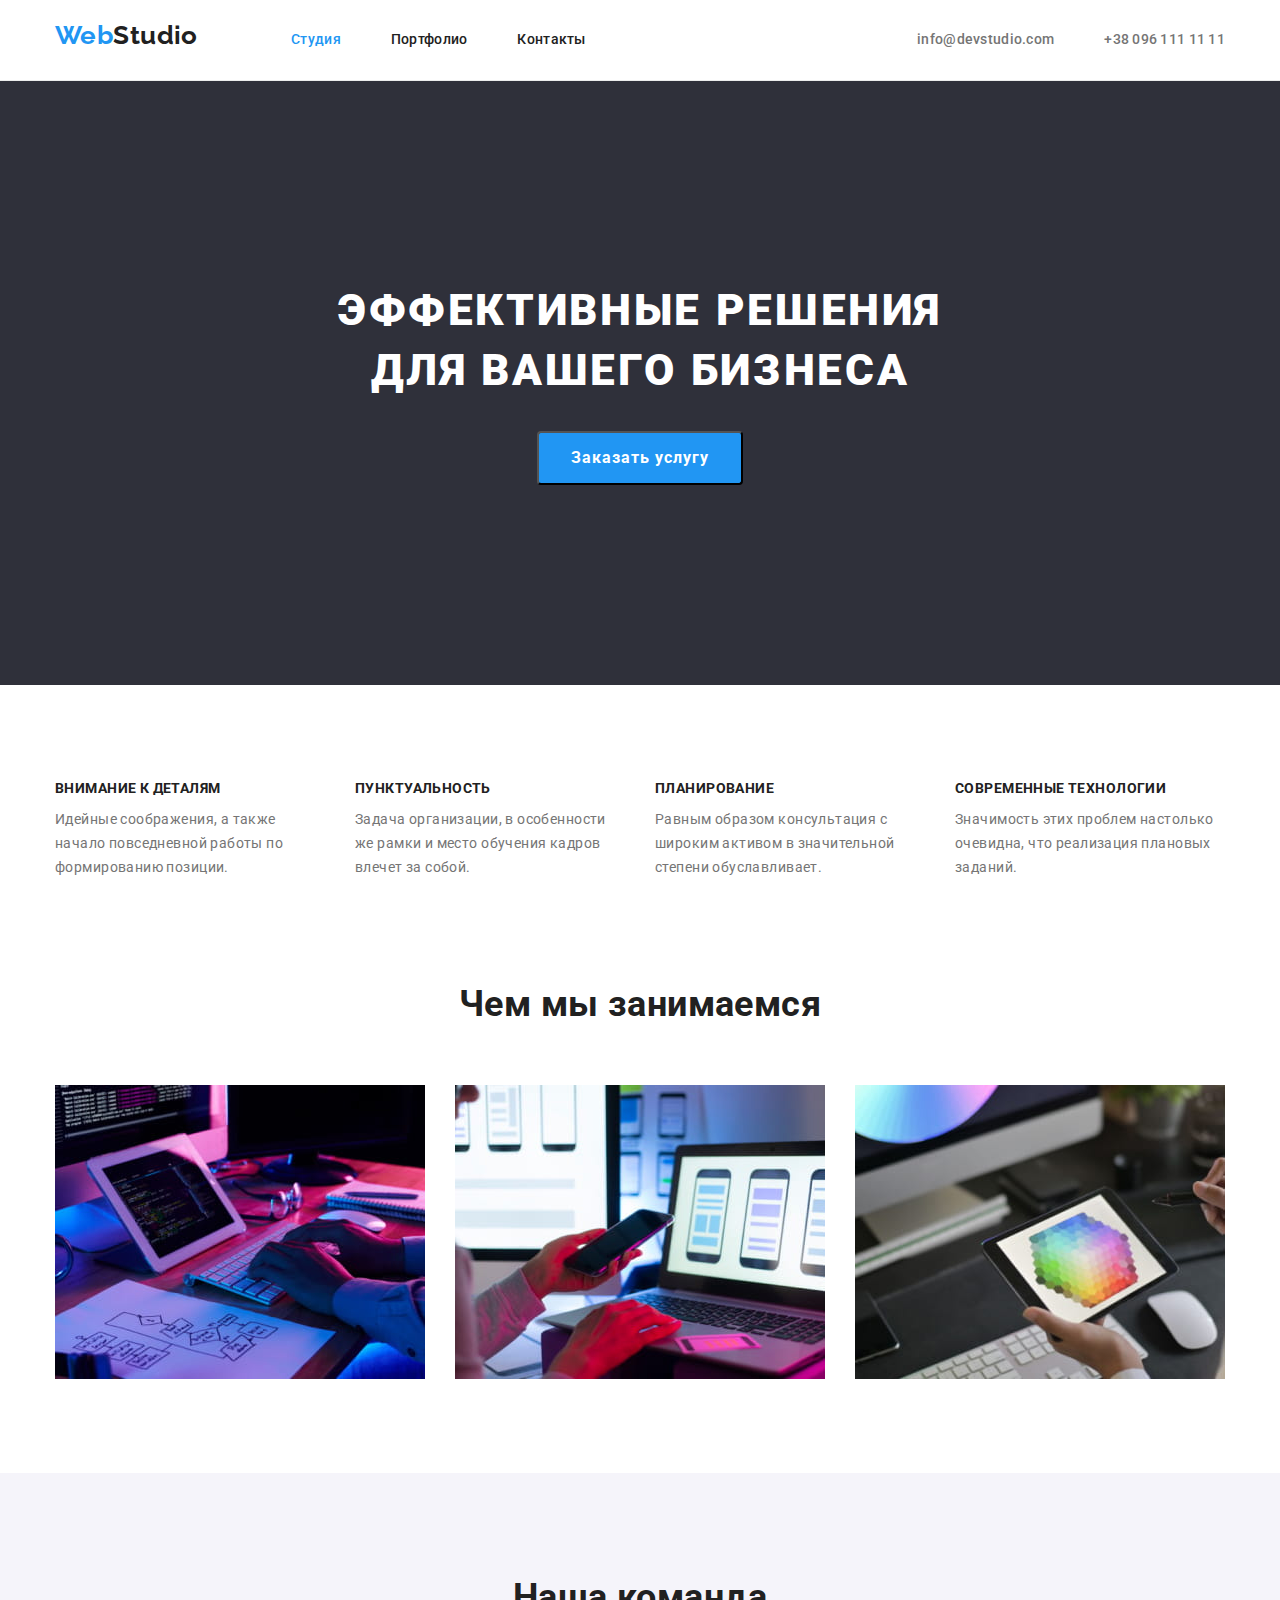
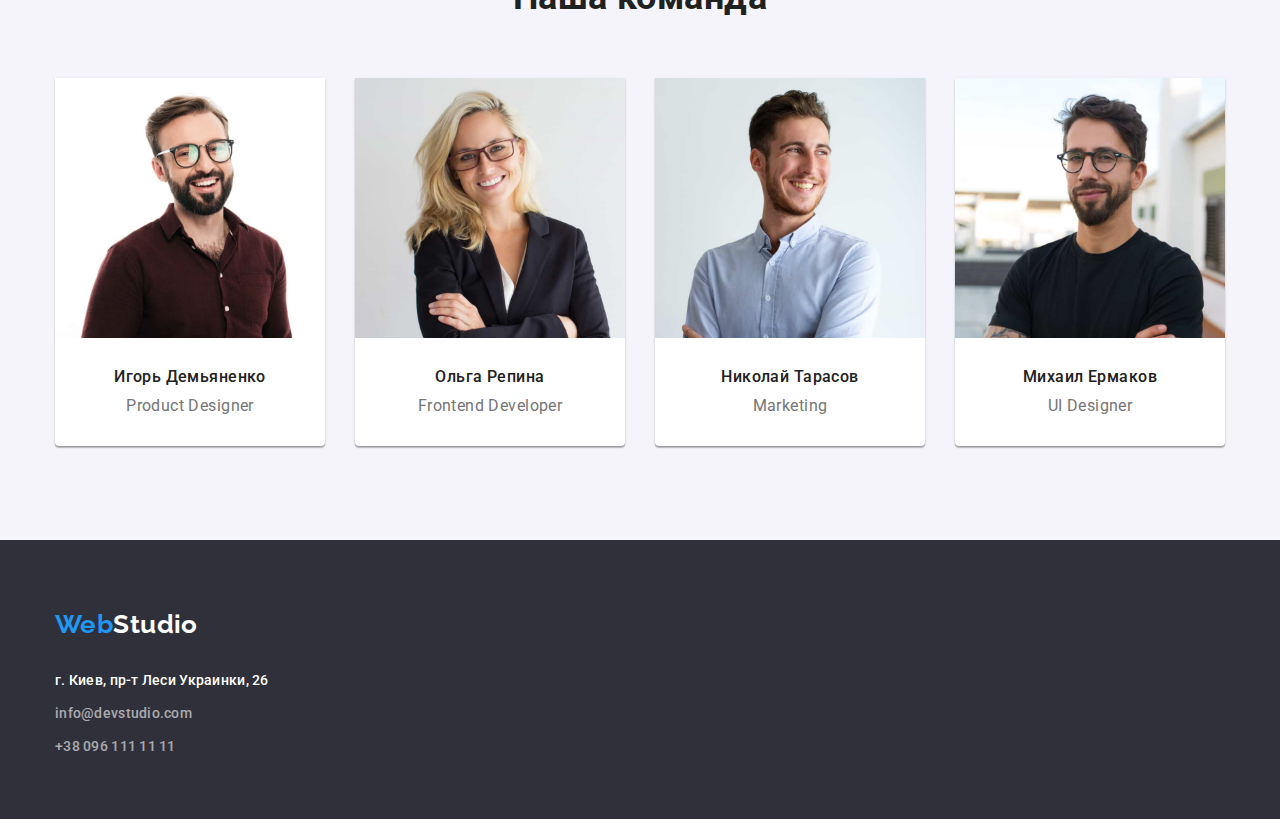
<file: index.html>
<!DOCTYPE html>
    <html lang="en">
    <head>
        <meta charset="UTF-8">
        <meta http-equiv="X-UA-Compatible" content="IE=edge">
        <meta name="viewport" content="width=device-width, initial-scale=1.0">
        <title>Document</title>
        <link rel="preconnect" href="https://fonts.gstatic.com">
        <link href="https://fonts.googleapis.com/css2?family=Raleway:wght@700&family=Roboto:wght@400;500;700;900&display=swap"
            rel="stylesheet">
        <link rel="stylesheet" href="https://cdnjs.cloudflare.com/ajax/libs/modern-normalize/0.2.0/modern-normalize.min.css">
        <link rel="stylesheet" href="./css/style.css">
    </head>
    <body>
                <!--шапка-->
                <header class="frame">
                    <div class="container mane-nav">
                    <nav class="">
                        <a class="logo" href="" ><span class="logo-item">Web</span>Studio</a>
                        <ul class="site-nav list" >
                            <li class="menu item"><a class="link current" href="">Студия</a></li>
                            <li class="menu item"><a class="link" href="./portfolio.html">Портфолио</a></li>
                            <li class="menu item"><a class="link" href="">Контакты</a></li>
                        </ul>
                    </nav> 
                    <!-- <div class="mane-nav"> -->
                        <ul class="list auth-nav ">
                            <li class="item"><a class="link" href="mailto:info@devstudio.com">info@devstudio.com</a></li>
                            <li class="item"><a class="link" href="tel:+380961111111">+38 096 111 11 11</a></li>
                        </ul></div>
                    
                </header> 
                <!-- Основной контент -->
            <main class="">
                <!-- Герой -->
                <section class="hero ">
                    <h1 class="hero-title">Эффективные решения для вашего бизнеса</h1>
                    <button class="hero-button" type="button">Заказать услугу</button>
                </section>
            
                 <!-- Особенности -->
                <section class="section-accent">
                    <div class="container">
                    <h2 class="visually-hidden">особенности</h2>
                        <ul class="accent list">
                            <li class="accent-item">
                                <h3 class="accent-title">Внимание к деталям</h3>
                                <p class="accent-paragraph">Идейные соображения, а также начало повседневной работы по формированию позиции.</p>
                            </li>
                            <li class="accent-item">
                                <h3 class="accent-title">Пунктуальность</h3>
                                <p class="accent-paragraph">Задача организации, в особенности же рамки и место обучения кадров влечет за собой.</p>
                            </li>
                            <li class="accent-item">
                                <h3 class="accent-title">Планирование</h3>
                                <p class="accent-paragraph">Равным образом консультация с широким активом в значительной степени обуславливает.</p>
                            </li>
                            <li class="accent-item">
                                <h3 class="accent-title">Современные технологии</h3>
                                <p class="accent-paragraph">Значимость этих проблем настолько очевидна, что реализация плановых заданий.</p>
                            </li>
                        </ul></div>
                </section>
                 <!-- Примеры -->
                <section class="block">
                    <div class="container ">
                    <h2 class="doing-title">Чем мы занимаемся</h2>
                    <ul class="list doing-list grid ">
                        <li class="doing-item grid-item">
                            <img src="./images/img1.jpg" 
                                alt="планшет с автономной клавиатурой, схема на листе А4 рядом"
                                width="370" />
                            
                        </li>
                        <li class="doing-item grid-item">
                            <img src="./images/img2.jpg"
                                alt="серый ноутбук с изображением трех телефонов на экране"
                                width="370" />
                        </li>

                        <li class="doing-item grid-item">
                            <img src="./images/img3.jpg"
                                alt="в руках планшет с изображением цветного шестиугольника на фоне рабочего стола с компьютером"
                                width="370" />
                        </li>
                    </ul></div>
                </section>
                 <!-- Команда -->
                <section class="second-bg block ">
                    <div class="container">
                    <h2 class="caption-title">Наша команда</h2>
                    <ul class="list caption-list grid">
                        <li class="caption-item grid-item">
                            <img src="./images/photo1.jpg" 
                                alt="фотография Игорь Демьяненко Product Designer"
                                width="270"/>
                                <div class="team">
                                 <h3 class="caption-member">Игорь Демьяненко</h3>  
                                 <p class="member-position">Product Designer</p></div>
                        </li>
                        <li class="caption-item grid-item">
                            <img src="./images/photo2.jpg"
                                alt="фотография Ольга Репина Frontend Developer"
                                width="270"/>
                                <div class="team">
                                 <h3 class="caption-member">Ольга Репина</h3>  
                                 <p class="member-position">Frontend Developer</p></div>
                        </li>
                        <li class="caption-item grid-item">
                            <img src="./images/photo3.jpg"
                                alt="фотография Николай Тарасов Marketing"
                                width="270"/>
                                <div class="team">
                                 <h3 class="caption-member">Николай Тарасов</h3>  
                                 <p class="member-position">Marketing</p></div>
                        </li>
                        <li class="caption-item grid-item">
                            <img src="./images/photo4.jpg" 
                                alt="фотография Михаил Ермаков UI Designer"
                                width="270"/>
                                <div class="team">
                                 <h3 class="caption-member">Михаил Ермаков</h3>  
                                 <p class="member-position">UI Designer</p></div>
                        </li>
                    </ul></div>
                </section>
            </main>
                 <!-- Подвал -->
                <footer class="bottom darck-bg">
                    <div class="container">
                <a class="webstudio" href=""><span class="web">Web</span>Studio</a>
                    <address>
                        <ul class="list">
                            <li class="address-item"><a class="link" href="https://goo.gl/maps/yhLVycKVRtvf8o2p9" target="_blank" rel="noopener noreferrer">г. Киев, пр-т Леси Украинки, 26</a></li>
                            <li class="address-item-det"><a class="link" href="mailto:info@devstudio.com">info@devstudio.com</a></li>
                            <li class="address-item-det"><a class="link" href="tel:+380961111111">+38 096 111 11 11</a></li>
                        </ul>
                    </address></div>
                </footer>
              

    </body>
    </html>
</file>
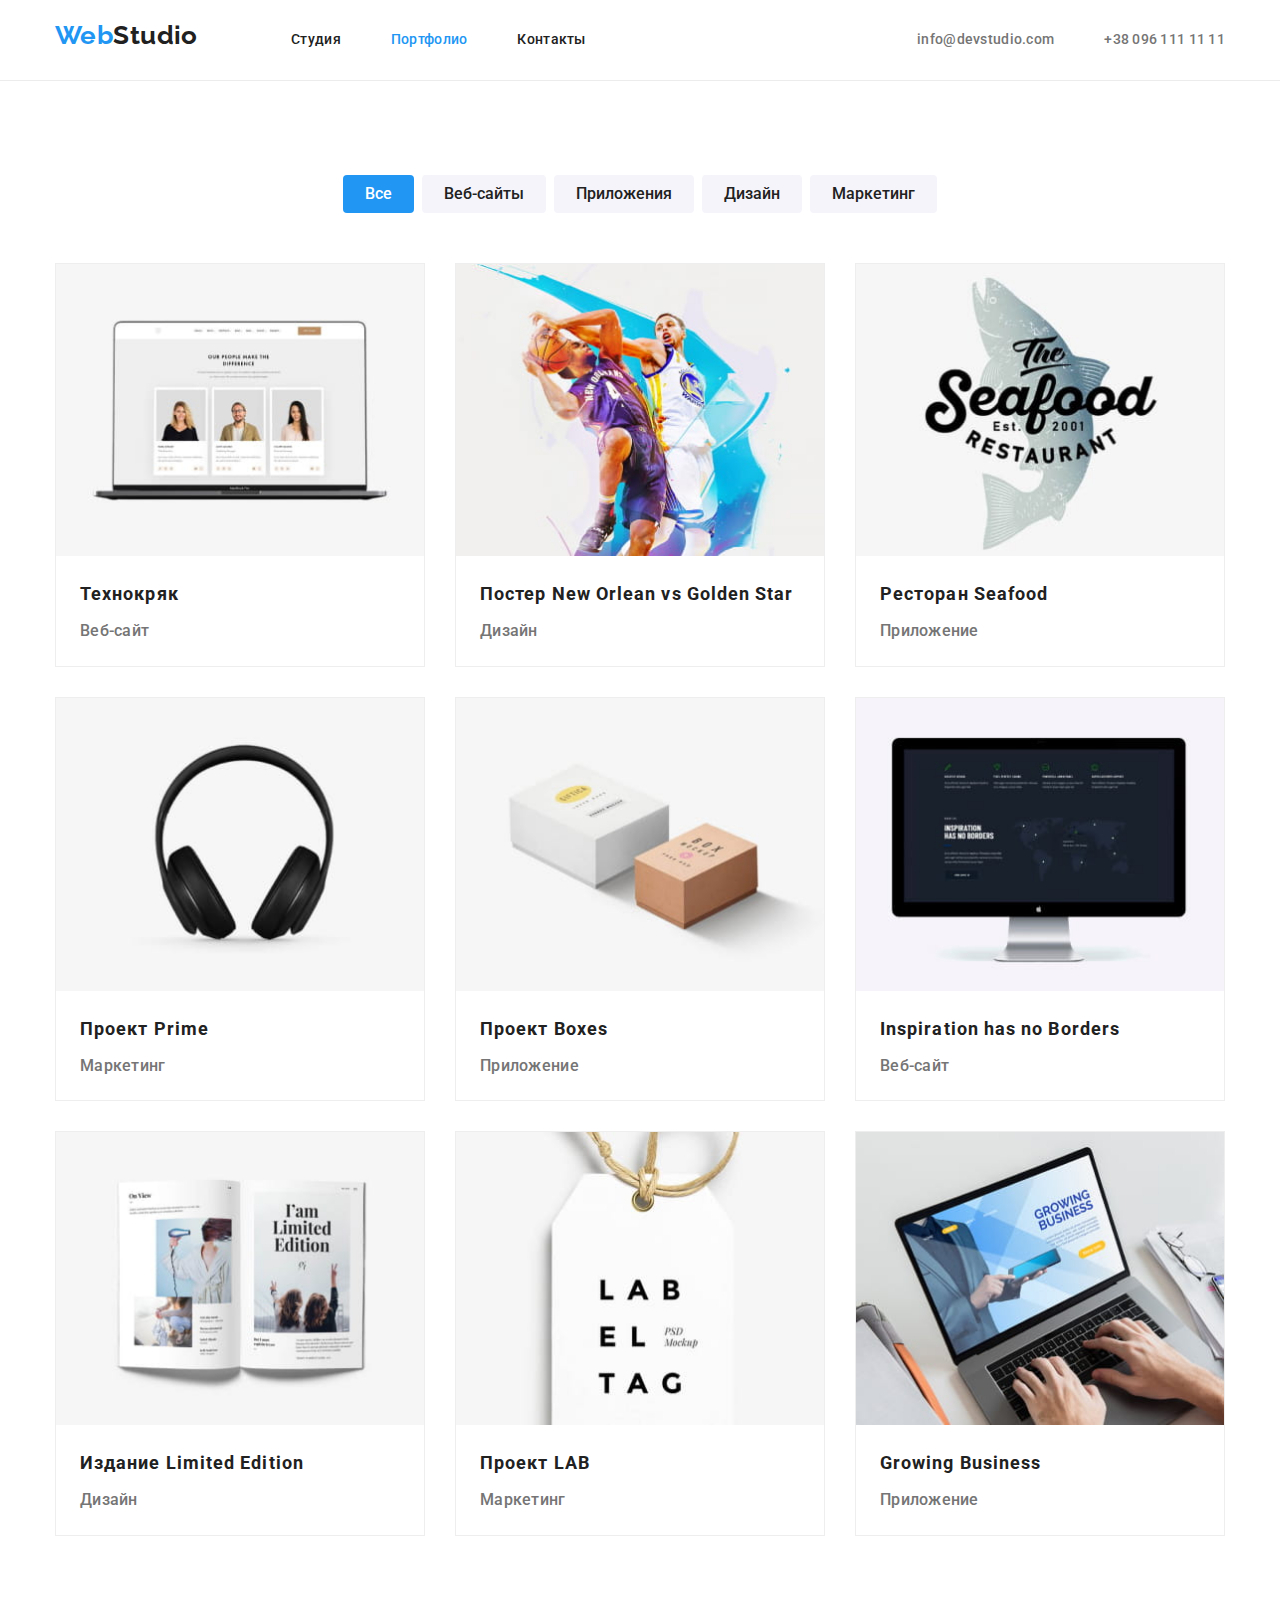
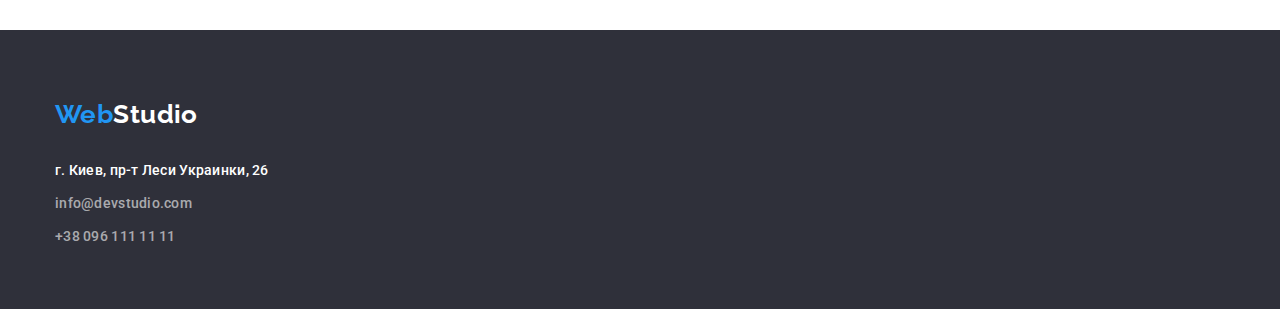
<file: portfolio.html>
<!DOCTYPE html>
    <html lang="en">
    <head>
        <meta charset="UTF-8">
        <meta http-equiv="X-UA-Compatible" content="IE=edge">
        <meta name="viewport" content="width=device-width, initial-scale=1.0">
        <title>Document</title>
        <link rel="stylesheet" href="https://cdnjs.cloudflare.com/ajax/libs/modern-normalize/1.0.0/modern-normalize.css">
        <link rel="preconnect" href="https://fonts.gstatic.com">
        <link href="https://fonts.googleapis.com/css2?family=Raleway:wght@700&family=Roboto:wght@400;500;700;900&display=swap"
            rel="stylesheet">
        <link rel="stylesheet" href="./css/style.css">
    </head>
    <body>
        <!--шапка-->
        <header class="frame">
            <div class="container mane-nav">
            <nav>
                <a class="logo" href=""><span class="logo-item">Web</span>Studio</a>
                <ul class="site-nav list">
                    <li class="menu item "><a class="link" href="./index.html">Студия</a></li>
                    <li class="menu item"><a class="link current" href="">Портфолио</a></li>
                    <li class="menu item"><a class="link" href="">Контакты</a></li>
                </ul>
            </nav>
            <ul class="list auth-nav">
                <li class="item"><a class="link" href="mailto:info@devstudio.com">info@devstudio.com</a></li>
                <li class="item"><a class="link" href="tel:+380961111111">+38 096 111 11 11</a></li>
            </ul></div>
        </header>

        <!-- Основной контент -->
        <main>
            <section class="block">
                <div class="container">
                    <div class="">
                    <ul class="list filter">
                        <li class="filter-item"><button class="button current" type="button">Все</button></li>
                        <li class="filter-item"><button class="button" type="button">Веб-сайты</button></li>
                        <li class="filter-item"><button class="button" type="button">Приложения</button></li>
                        <li class="filter-item"><button class="button" type="button">Дизайн</button></li>
                        <li class="filter-item"><button class="button" type="button">Маркетинг</button></li>
                    </ul></div>
                    <div class="exampls-img">
                        <h2 class="visually-hidden">примеры оформления</h2>
                        <ul class="list exampls-list grid">
                            <li class="exampls-item grid-item">
                                <a class="link" href="">
                                <img src="./porfolio/img1.jpg" alt="компьютер с изображением веб-сайта" width="370" height="294" />
                                <div class="card-title">
                                <h3 class="exampls-title">Технокряк</h3>
                                <p class="exampls-paragraph">Веб-сайт</p></div></a>
                            </li>
                            <li class="exampls-item grid-item">
                                <a class="link" href="">
                                <img src="./porfolio/img2.jpg" alt="постер с баскедболистами" width="370" height="294" />
                                <div class="card-title">
                                <h3 class="exampls-title">Постер New Orlean vs Golden Star</h3>
                                <p class="exampls-paragraph">Дизайн</p></div></a>
                            </li>
                            <li class="exampls-item grid-item">
                                <a class="link" href="">
                                <img src="./porfolio/img3.jpg" alt="логотип рыбного ресторана" width="370" height="294" />
                                <div class="card-title">
                                <h3 class="exampls-title">Ресторан Seafood</h3>
                                <p class="exampls-paragraph">Приложение</p></div></a>
                            </li>
                            <li class="exampls-item grid-item">
                                <a class="link" href="">
                                <img src="./porfolio/img4.jpg" alt="изображение наушников" width="370" height="294" />
                                <div class="card-title">
                                <h3 class="exampls-title">Проект Prime</h3>
                                <p class="exampls-paragraph">Маркетинг</p></div></a>
                            </li>
                            <li class="exampls-item grid-item">
                                <a class="link" href="">
                                <img src="./porfolio/img5.jpg" alt="изображение коробок" width="370" height="294" />
                                <div class="card-title">
                                <h3 class="exampls-title">Проект Boxes</h3>
                                <p class="exampls-paragraph">Приложение</p></div></a>
                            </li>
                            <li class="exampls-item grid-item">
                                <a class="link" href="">
                                <img src="./porfolio/img6.jpg" alt="монитор с изображением географической карты" width="370" height="294" />
                                <div class="card-title">
                                <h3 class="exampls-title">Inspiration has no Borders</h3>
                                <p class="exampls-paragraph">Веб-сайт</p></div></a>
                            </li>
                            <li class="exampls-item grid-item">
                                <a class="link" href="">
                                <img src="./porfolio/img7.jpg" alt="раскрытая книга" width="370" height="294" />
                                <div class="card-title">
                                <h3 class="exampls-title">Издание Limited Edition</h3>
                                <p class="exampls-paragraph">Дизайн</p></div></a>
                            </li>
                            <li class="exampls-item grid-item">
                                <a class="link" href="">
                                <img src="./porfolio/img8.jpg" alt="логотип маркетинговой компании" width="370" height="294" />
                                <div class="card-title">
                                <h3 class="exampls-title">Проект LAB</h3>
                                <p class="exampls-paragraph">Маркетинг</p></div></a>
                            </li>
                            <li class="exampls-item grid-item">
                                <a class="link" href="">
                                <img src="./porfolio/img9.jpg" alt="компьютер за работой" width="370" height="294" />
                                <div class="card-title">
                                <h3 class="exampls-title">Growing Business</h3>
                                <p class="exampls-paragraph">Приложение</p></div></a>
                            </li>
                        </ul>
                    </div>
                </div>
            </section>

        </main>


        <!-- Подвал -->
        <footer class="bottom darck-bg">
            <div class="container"> 
            <a class="webstudio"  href=""><span class="web">Web</span>Studio</a>
            <address>
                <ul class="list">
                    <li class="address-item"><a  class="link" href="https://goo.gl/maps/yhLVycKVRtvf8o2p9" target="_blank" rel="noopener noreferrer">г. Киев, пр-т
                            Леси Украинки, 26</a></li>
                    <li class="address-item-det"><a  class="link" href="mailto:info@devstudio.com">info@devstudio.com</a></li>
                    <li class="address-item-det"><a  class="link" href="tel:+380961111111">+38 096 111 11 11</a></li>
                </ul>
            </address></div>
        </footer>
    </body>
    </html>
</file>
<file: css/style.css>
:root {
  --main-text-color: #757575;
  --dark-bg-text-color: #ffffff;
  --accent-color: #2196f3;
  --title-color: #212121;
  --dark-bg-color: #2f303a;
  --bg-color: #e5e5e5;
  --second-bg-color: #f5f4fa;
  --title-font: Roboto, sans-serif;
  --grid-item: 2;
}


html {
  box-sizing: border-box;
}

*,
*::before,
*::after {
  box-sizing: inherit;
}



h1,
h2,
h3,
h4,
h5,
h6,
p,
 {
  margin-top: 0;
}

img {
  display: block;
  max-width: 100%;
  height: auto;
}
body {
  font-family: Roboto; sans-serif;
  font-weight: 400;
  font-size: 14px;
  line-height: 1.71;
  letter-spacing: 0.03em;
  color: var(--main-text-color);
  
}
.visually-hidden {
  position: absolute !important;
  clip: rect(1px 1px 1px 1px);
  clip: rect(1px, 1px, 1px, 1px);
  padding: 0 !important;
  border: 0 !important;
  height: 1px !important;
  width: 1px !important;
  overflow: hidden;
}

/* ссылки, кнопки общее */

.link {
    
    font-weight: 500;
    font-size: 14px;
    line-height: 1.14;
    letter-spacing: 0.02em;
    text-decoration: none;
    color: inherit;
}

.link:hover,
.link:focus {
  color: var(--accent-color);
}
.link.current {
  color: var(--accent-color); 
}
.list {
  margin-top: 0;
  margin-bottom: 0;
  padding-left: 0;
  list-style: none;
}

.container {
  width: 1200px;
  padding-right: 15px;
  padding-left: 15px;
  margin-right: auto;
  margin-left: auto;
  /* background-color: aqua; */
  
}
.grid {
  display: flex;
  flex-wrap: wrap;
  margin-left: -30px;
  margin-top: -30px;
}
.grid-item{
  flex-basis: calc((100% - 30px * var(--grid-item)) / var(--grid-item));
  margin-left: 30px;
  margin-top: 30px;
}


/* шапка */
.menu {
  
font-weight: 500;
font-size: 14px;
line-height: 1.14;
letter-spacing: 0.02em;
color: var(--title-color);
}

.logo {
  padding-top: 25px;
  padding-bottom: 25px;
  margin-right: 90px;
  

  font-family: Raleway; sans-serif;
  font-style: normal;
  font-weight: 700;
  font-size: 26px;
  line-height: 1.19;
  color: var( --title-color);
  text-decoration: none;
}
.logo-item {
  color: var(--accent-color)  
}
.mane-nav{
  display: flex;
  align-items: center;
  /* justify-content: space-between; */
}
.site-nav{
  display: inline-flex;
}
.site-nav .item:not(:last-child){
   margin-right: 50px;
}
.site-nav .link,
.auth-nav .link{
  
  display: block;
  padding-top: 32px;
  padding-bottom: 32px;

}
.auth-nav{
  display: flex;
  margin-left: auto;
}
.auth-nav .item + .item{
  margin-left: 50px;
}
.frame{
  border-bottom: #ECECEC solid 1px ;
}

/* герой*/
.hero{
  min-height: 600px;
  padding-top: 200px;
  background-color: var(--dark-bg-color);
  padding-top: 200px;
  padding-bottom: 200px;
}
.hero-title {
    width: calc(100% / 12 * 6);
    margin-top: 0;
    margin-right: auto;
    margin-left: auto;
    margin-bottom: 30px;
    font-weight: 900;
    font-size: 44px;
    line-height: 1.36;
    text-align: center;
    letter-spacing: 0.06em;
    text-transform: uppercase;
    color: var(--dark-bg-text-color);

}
.hero-button{
  display: block;
  min-width: 200px;
  padding-top: 10px;
  padding-right: 32px;
  padding-bottom: 10px;
  padding-left: 32px ;
  border-radius: 4px;
  margin-left: auto;
  margin-right: auto;

  font-weight: 700;
  font-size: 16px;
  line-height: 1.87; 
  align-items: center;
  text-align: center;
  letter-spacing: 0.06em;
  color: var(--dark-bg-text-color);
  background-color: var(--accent-color);
}

.hero-button:hover,
.hero-button:focus{
  background-color: #188CE8; 
}

/* особенности */

.accent-title {
  margin-top:0;
  margin-bottom: 10px;
  font-weight: 700;
  font-size: 14px;
  line-height: 1.4;
  text-transform: uppercase;
  color: var(--title-color);

}
.accent{
  display: flex;
  align-items: baseline;
 
}
.accent-item:not(:last-child){
  margin-right: 30px;
}
.accent-item{
  max-width: 270px;
}
.accent-paragraph{
  margin-top: 0;
  margin-bottom: 0;
  
}
.section-accent{
  padding-top: 94px;
  padding-bottom: 0;
}
/* примеры */

.doing-item{
  --grid-item: 3;
  
}
/* команда */

.caption-title,
.doing-title {
  margin-top: 0;
  margin-bottom: 50px;
  font-weight: 700;
  font-size: 36px;
  line-height: 1.7;
  text-align: center;
  color: var(--title-color);
}

.caption-member {
  margin-top: 0;
  margin-bottom: 10px;
  text-align: center;
  font-weight: 500;
  font-size: 16px;
  line-height: 1.18;
  color: var(--title-color);
}

.member-position {
  margin-top: 0;
  margin-bottom: 0;
  text-align: center;
  font-size: 16px;
  line-height: 1.18;
}
.caption-item{
  background: #FFFFFF;
  box-shadow: 0px 1px 3px rgba(0, 0, 0, 0.12), 0px 1px 1px rgba(0, 0, 0, 0.14), 0px 2px 1px rgba(0, 0, 0, 0.2);
  border-radius: 0px 0px 4px 4px;
  --grid-item: 4;
}
.team{
  padding-top: 30px;
  padding-bottom: 30px;
}
.block {
  padding-top: 94px;
  padding-bottom: 94px;
}


.second-bg {
    background-color: var(--second-bg-color);
}

/* портфолио */

.filter{
  display:flex;
  align-items: center;
  justify-content: center;
}
.filter-item:not(:last-child){
  margin-right: 8px;
}

.button {
  border: transparent;
  background: #F5F4FA;
  border-radius: 4px;
  padding-top: 6px;
  padding-bottom: 6px;
  padding-left: 22px;
  padding-right: 22px;
  margin-bottom: 50px;
  font-family: inherit;  
  font-weight: 500;
  font-size: 16px;
  line-height: 1.62;
  text-align: center;
  color: var(--title-color);
}

.button.current,
.button:hover,
.button:focus,
.button:active {
  color: var(--dark-bg-text-color);
  background-color: var(--accent-color);
}
 
.exampls-title {
  margin-top: 0;
  margin-bottom: 4px;
  font-weight: 700;
  font-size: 18px;
  line-height: 2;
  letter-spacing: 0.06em;
  color: var(--title-color);
}
.exampls-paragraph{
  margin-top: 0;
  margin-bottom: 0;
  font-size: 16px;
  line-height: 1.87;
}
.card-title{
  padding-top: 20px;
  padding-bottom: 20px;
  padding-left: 24px;
  padding-right: 24px;
}
.exampls-item{
  background: #FFFFFF;
  border: 1px solid #EEEEEE;
  box-sizing: border-box;
  --grid-item: 3;
}
 /* footer */
  
address {
  font-style: normal;
}
.address-item {
  margin-top: 20px;
  margin-bottom: 9px;
  font-size: 14px;
  line-height:1.71;
  color: var(--dark-bg-text-color);
  }
.address-item-det {
    color: rgba(255, 255, 255, 0.6);
}
.address-item-det:not(:last-child){
  margin-bottom: 9px;
}
 .webstudio {
  
    font-family: Raleway; sans-serif;
    font-weight: 700;
    font-size: 26px;
    line-height: 1.9;
    color: var(--dark-bg-text-color);
    text-decoration: none;
}
.web {
   color: var(--accent-color); 
}
.bottom {
  padding-top: 60px;
  padding-bottom: 60px;
}
 /* темный фон */

.darck-bg {
  background-color: var(--dark-bg-color);
}
</file>
